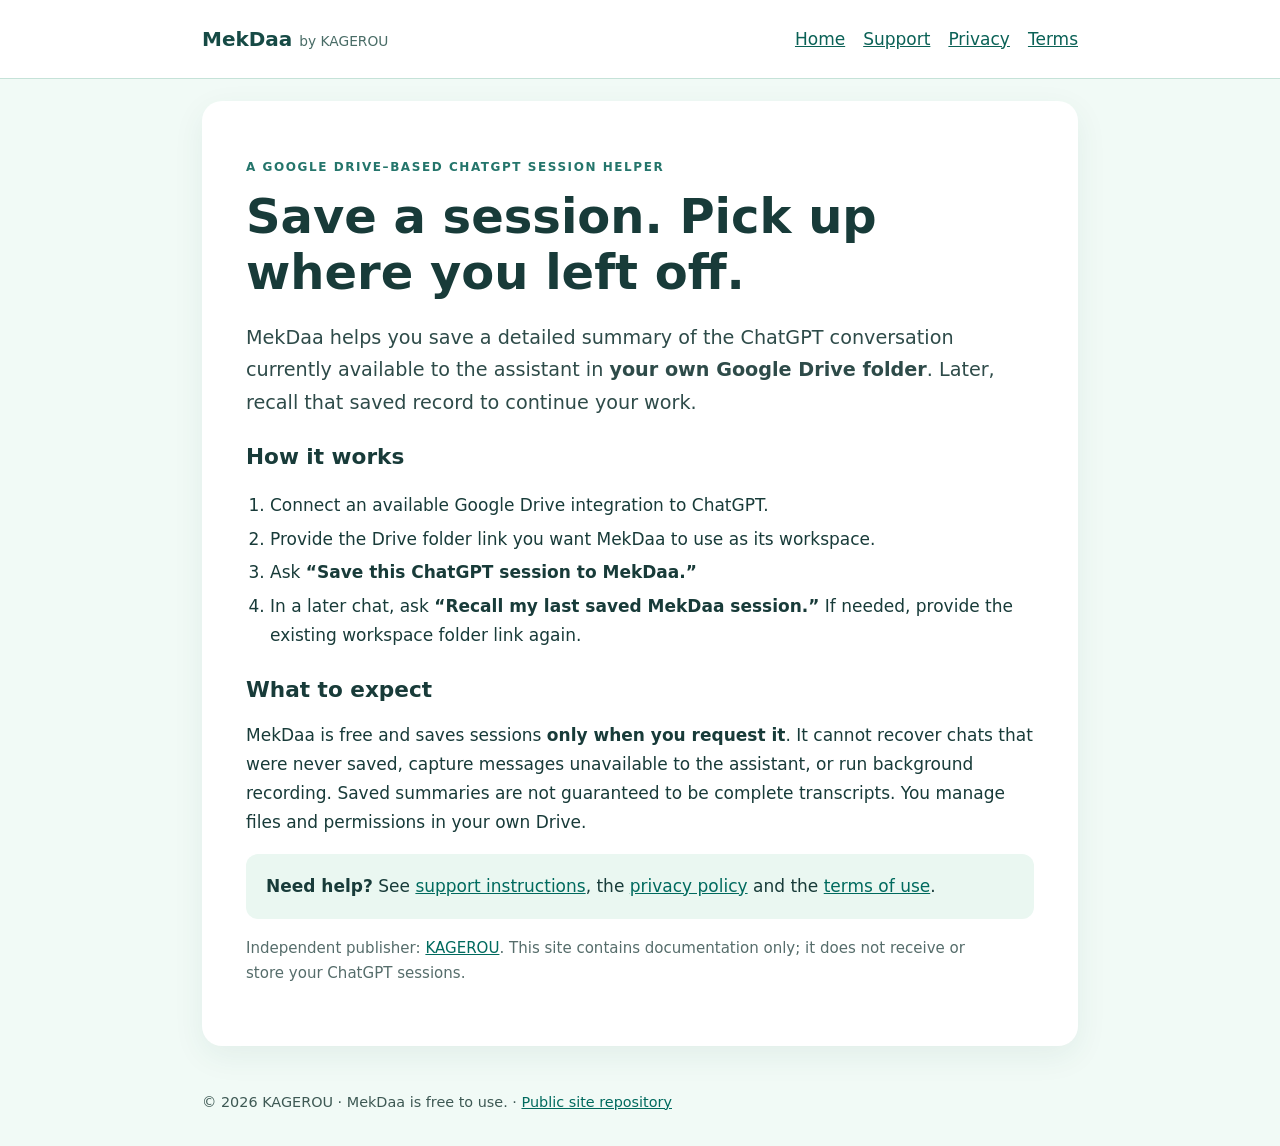
<file: index.html>
<!doctype html>
<html lang="en">
<head>
  <meta charset="utf-8">
  <meta name="viewport" content="width=device-width, initial-scale=1">
  <meta name="color-scheme" content="light">
  <meta name="description" content="MekDaa: save and recall ChatGPT session summaries in your own Google Drive workspace.">
  <title>Home · MekDaa</title>
  <link rel="icon" type="image/png" href="assets/mekdaa-icon.png">
  <link rel="stylesheet" href="style.css">
</head>
<body>
  <a class="skip" href="#content">Skip to content</a>
  <header class="site-header">
    <div class="header-inner">
      <a class="brand" href="index.html">MekDaa <span>by KAGEROU</span></a>
      <nav aria-label="Main navigation">
        <a href="index.html">Home</a>
        <a href="support.html">Support</a>
        <a href="privacy.html">Privacy</a>
        <a href="terms.html">Terms</a>
      </nav>
    </div>
  </header>
  <main id="content" class="content">
    <article><p class="eyebrow">A Google Drive–based ChatGPT session helper</p>
<h1>Save a session. Pick up where you left off.</h1>
<p class="lede">MekDaa helps you save a detailed summary of the ChatGPT conversation currently available to the assistant in <strong>your own Google Drive folder</strong>. Later, recall that saved record to continue your work.</p>
<section aria-labelledby="how">
  <h2 id="how">How it works</h2>
  <ol>
    <li>Connect an available Google Drive integration to ChatGPT.</li>
    <li>Provide the Drive folder link you want MekDaa to use as its workspace.</li>
    <li>Ask <strong>“Save this ChatGPT session to MekDaa.”</strong></li>
    <li>In a later chat, ask <strong>“Recall my last saved MekDaa session.”</strong> If needed, provide the existing workspace folder link again.</li>
  </ol>
</section>
<section aria-labelledby="limits">
  <h2 id="limits">What to expect</h2>
  <p>MekDaa is free and saves sessions <strong>only when you request it</strong>. It cannot recover chats that were never saved, capture messages unavailable to the assistant, or run background recording. Saved summaries are not guaranteed to be complete transcripts. You manage files and permissions in your own Drive.</p>
</section>
<p class="panel"><strong>Need help?</strong> See <a href="support.html">support instructions</a>, the <a href="privacy.html">privacy policy</a> and the <a href="terms.html">terms of use</a>.</p>
<p class="muted">Independent publisher: <a href="https://github.com/KAGEROU1107">KAGEROU</a>. This site contains documentation only; it does not receive or store your ChatGPT sessions.</p></article>
  </main>
  <footer class="site-footer">© 2026 KAGEROU · MekDaa is free to use. · <a href="https://github.com/KAGEROU1107/MekDaaPublicRelease">Public site repository</a></footer>
</body>
</html>
</file>
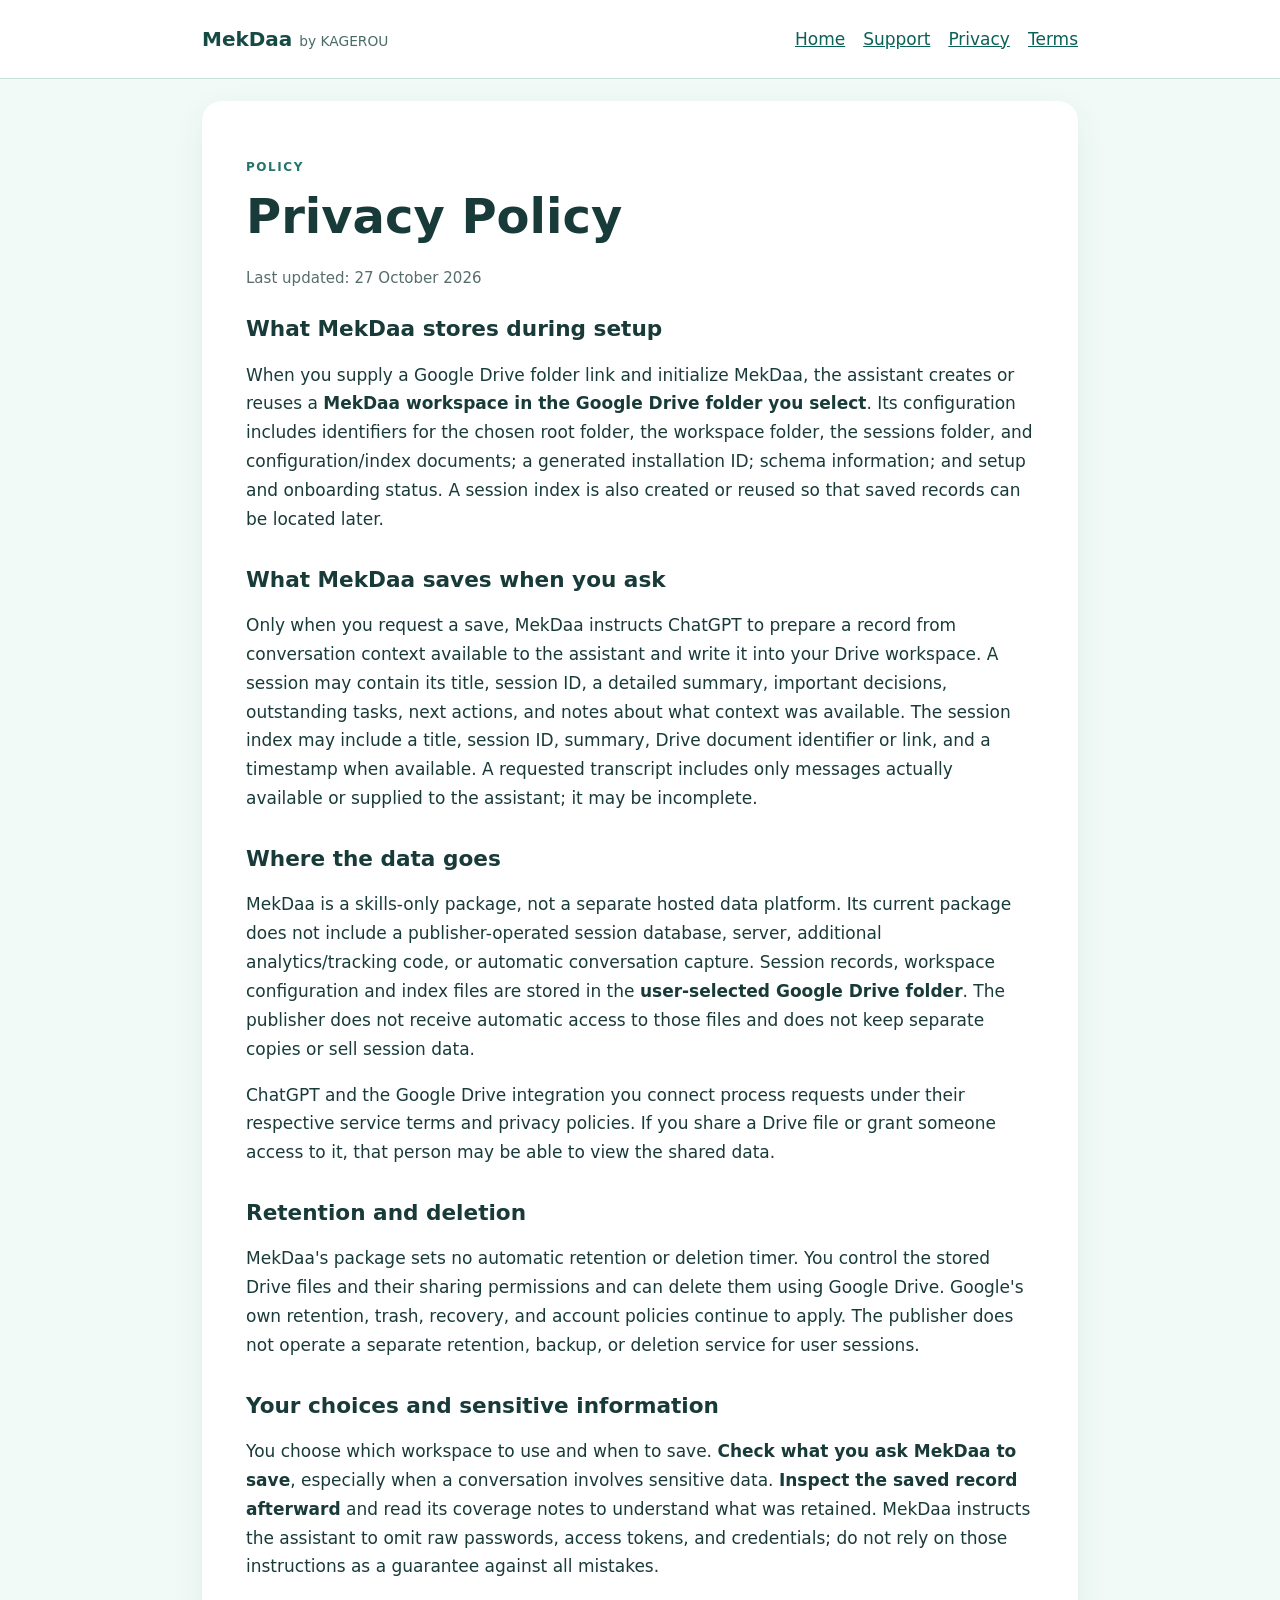
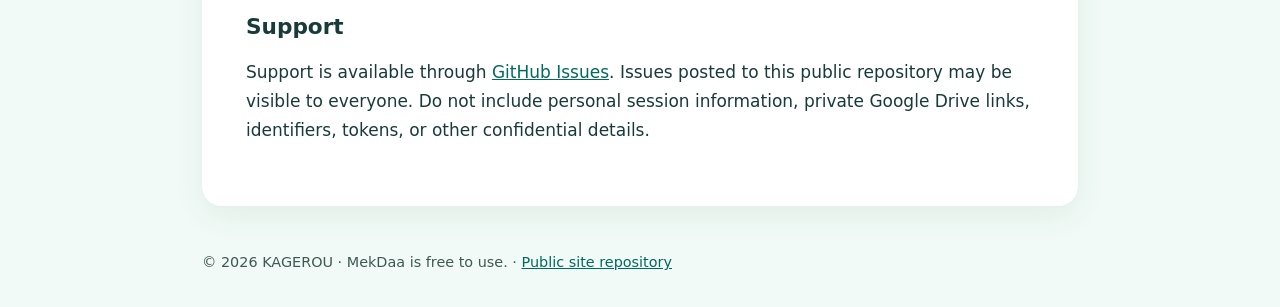
<file: privacy.html>
<!doctype html>
<html lang="en">
<head>
  <meta charset="utf-8">
  <meta name="viewport" content="width=device-width, initial-scale=1">
  <meta name="color-scheme" content="light">
  <meta name="description" content="MekDaa: save and recall ChatGPT session summaries in your own Google Drive workspace.">
  <title>Privacy · MekDaa</title>
  <link rel="icon" type="image/png" href="assets/mekdaa-icon.png">
  <link rel="stylesheet" href="style.css">
</head>
<body>
  <a class="skip" href="#content">Skip to content</a>
  <header class="site-header">
    <div class="header-inner">
      <a class="brand" href="index.html">MekDaa <span>by KAGEROU</span></a>
      <nav aria-label="Main navigation">
        <a href="index.html">Home</a>
        <a href="support.html">Support</a>
        <a href="privacy.html">Privacy</a>
        <a href="terms.html">Terms</a>
      </nav>
    </div>
  </header>
  <main id="content" class="content">
    <article><p class="eyebrow">Policy</p>
<h1>Privacy Policy</h1>
<p class="muted">Last updated: 27 October 2026</p>
<h2>What MekDaa stores during setup</h2>
<p>When you supply a Google Drive folder link and initialize MekDaa, the assistant creates or reuses a <strong>MekDaa workspace in the Google Drive folder you select</strong>. Its configuration includes identifiers for the chosen root folder, the workspace folder, the sessions folder, and configuration/index documents; a generated installation ID; schema information; and setup and onboarding status. A session index is also created or reused so that saved records can be located later.</p>
<h2>What MekDaa saves when you ask</h2>
<p>Only when you request a save, MekDaa instructs ChatGPT to prepare a record from conversation context available to the assistant and write it into your Drive workspace. A session may contain its title, session ID, a detailed summary, important decisions, outstanding tasks, next actions, and notes about what context was available. The session index may include a title, session ID, summary, Drive document identifier or link, and a timestamp when available. A requested transcript includes only messages actually available or supplied to the assistant; it may be incomplete.</p>
<h2>Where the data goes</h2>
<p>MekDaa is a skills-only package, not a separate hosted data platform. Its current package does not include a publisher-operated session database, server, additional analytics/tracking code, or automatic conversation capture. Session records, workspace configuration and index files are stored in the <strong>user-selected Google Drive folder</strong>. The publisher does not receive automatic access to those files and does not keep separate copies or sell session data.</p>
<p>ChatGPT and the Google Drive integration you connect process requests under their respective service terms and privacy policies. If you share a Drive file or grant someone access to it, that person may be able to view the shared data.</p>
<h2>Retention and deletion</h2>
<p>MekDaa's package sets no automatic retention or deletion timer. You control the stored Drive files and their sharing permissions and can delete them using Google Drive. Google's own retention, trash, recovery, and account policies continue to apply. The publisher does not operate a separate retention, backup, or deletion service for user sessions.</p>
<h2>Your choices and sensitive information</h2>
<p>You choose which workspace to use and when to save. <strong>Check what you ask MekDaa to save</strong>, especially when a conversation involves sensitive data. <strong>Inspect the saved record afterward</strong> and read its coverage notes to understand what was retained. MekDaa instructs the assistant to omit raw passwords, access tokens, and credentials; do not rely on those instructions as a guarantee against all mistakes.</p>
<h2>Support</h2>
<p>Support is available through <a href="support.html">GitHub Issues</a>. Issues posted to this public repository may be visible to everyone. Do not include personal session information, private Google Drive links, identifiers, tokens, or other confidential details.</p>
</article>
  </main>
  <footer class="site-footer">© 2026 KAGEROU · MekDaa is free to use. · <a href="https://github.com/KAGEROU1107/MekDaaPublicRelease">Public site repository</a></footer>
</body>
</html>
</file>
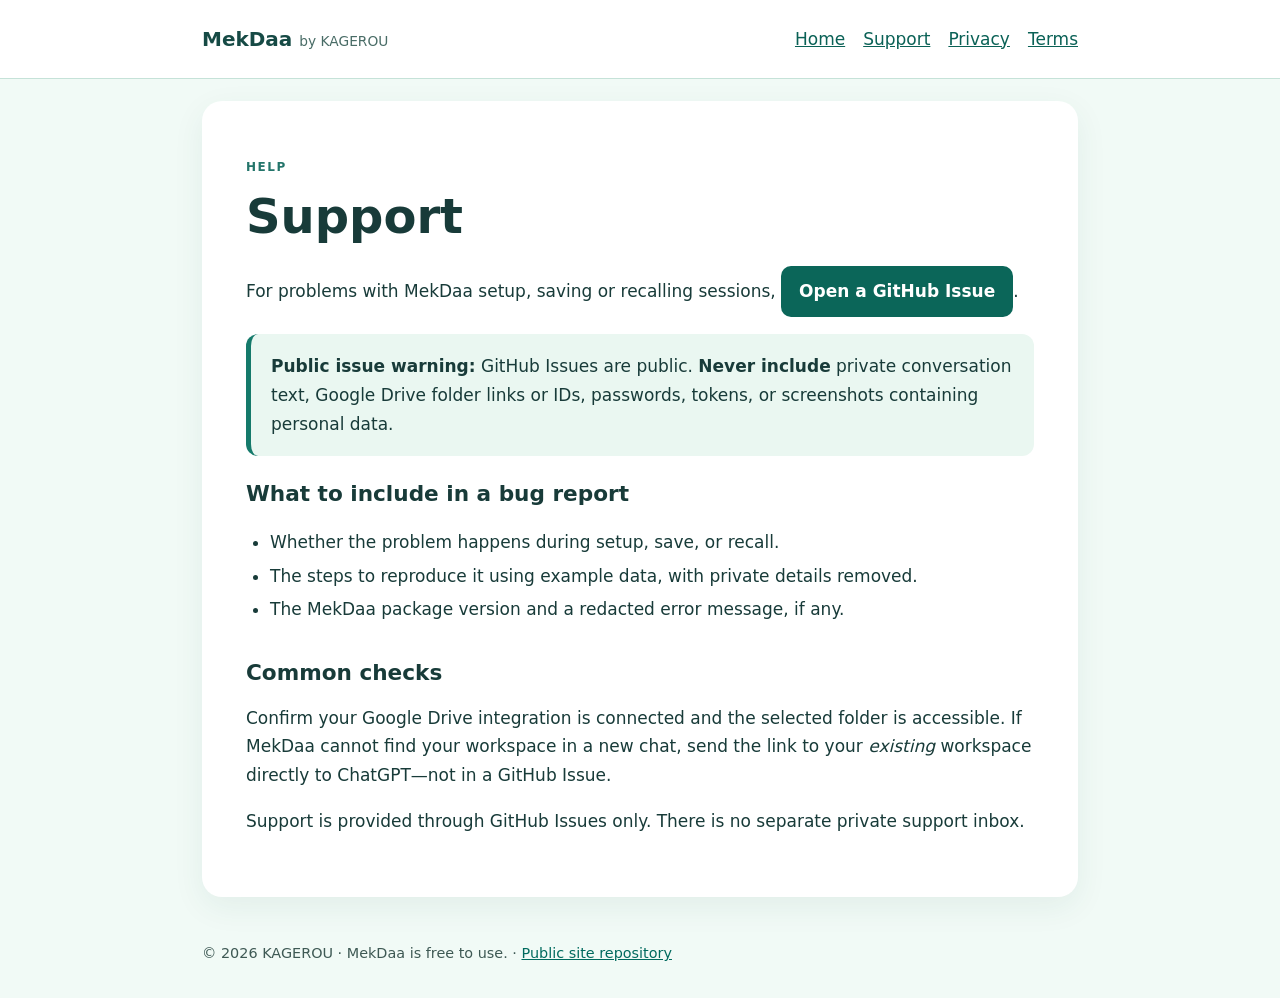
<file: support.html>
<!doctype html>
<html lang="en">
<head>
  <meta charset="utf-8">
  <meta name="viewport" content="width=device-width, initial-scale=1">
  <meta name="color-scheme" content="light">
  <meta name="description" content="MekDaa: save and recall ChatGPT session summaries in your own Google Drive workspace.">
  <title>Support · MekDaa</title>
  <link rel="icon" type="image/png" href="assets/mekdaa-icon.png">
  <link rel="stylesheet" href="style.css">
</head>
<body>
  <a class="skip" href="#content">Skip to content</a>
  <header class="site-header">
    <div class="header-inner">
      <a class="brand" href="index.html">MekDaa <span>by KAGEROU</span></a>
      <nav aria-label="Main navigation">
        <a href="index.html">Home</a>
        <a href="support.html">Support</a>
        <a href="privacy.html">Privacy</a>
        <a href="terms.html">Terms</a>
      </nav>
    </div>
  </header>
  <main id="content" class="content">
    <article><p class="eyebrow">Help</p>
<h1>Support</h1>
<p>For problems with MekDaa setup, saving or recalling sessions, <a class="button" href="https://github.com/KAGEROU1107/MekDaaPublicRelease/issues/new">Open a GitHub Issue</a>.</p>
<div class="notice"><strong>Public issue warning:</strong> GitHub Issues are public. <strong>Never include</strong> private conversation text, Google Drive folder links or IDs, passwords, tokens, or screenshots containing personal data.</div>
<h2>What to include in a bug report</h2>
<ul>
  <li>Whether the problem happens during setup, save, or recall.</li>
  <li>The steps to reproduce it using example data, with private details removed.</li>
  <li>The MekDaa package version and a redacted error message, if any.</li>
</ul>
<h2>Common checks</h2>
<p>Confirm your Google Drive integration is connected and the selected folder is accessible. If MekDaa cannot find your workspace in a new chat, send the link to your <em>existing</em> workspace directly to ChatGPT—not in a GitHub Issue.</p>
<p>Support is provided through GitHub Issues only. There is no separate private support inbox.</p>
</article>
  </main>
  <footer class="site-footer">© 2026 KAGEROU · MekDaa is free to use. · <a href="https://github.com/KAGEROU1107/MekDaaPublicRelease">Public site repository</a></footer>
</body>
</html>
</file>
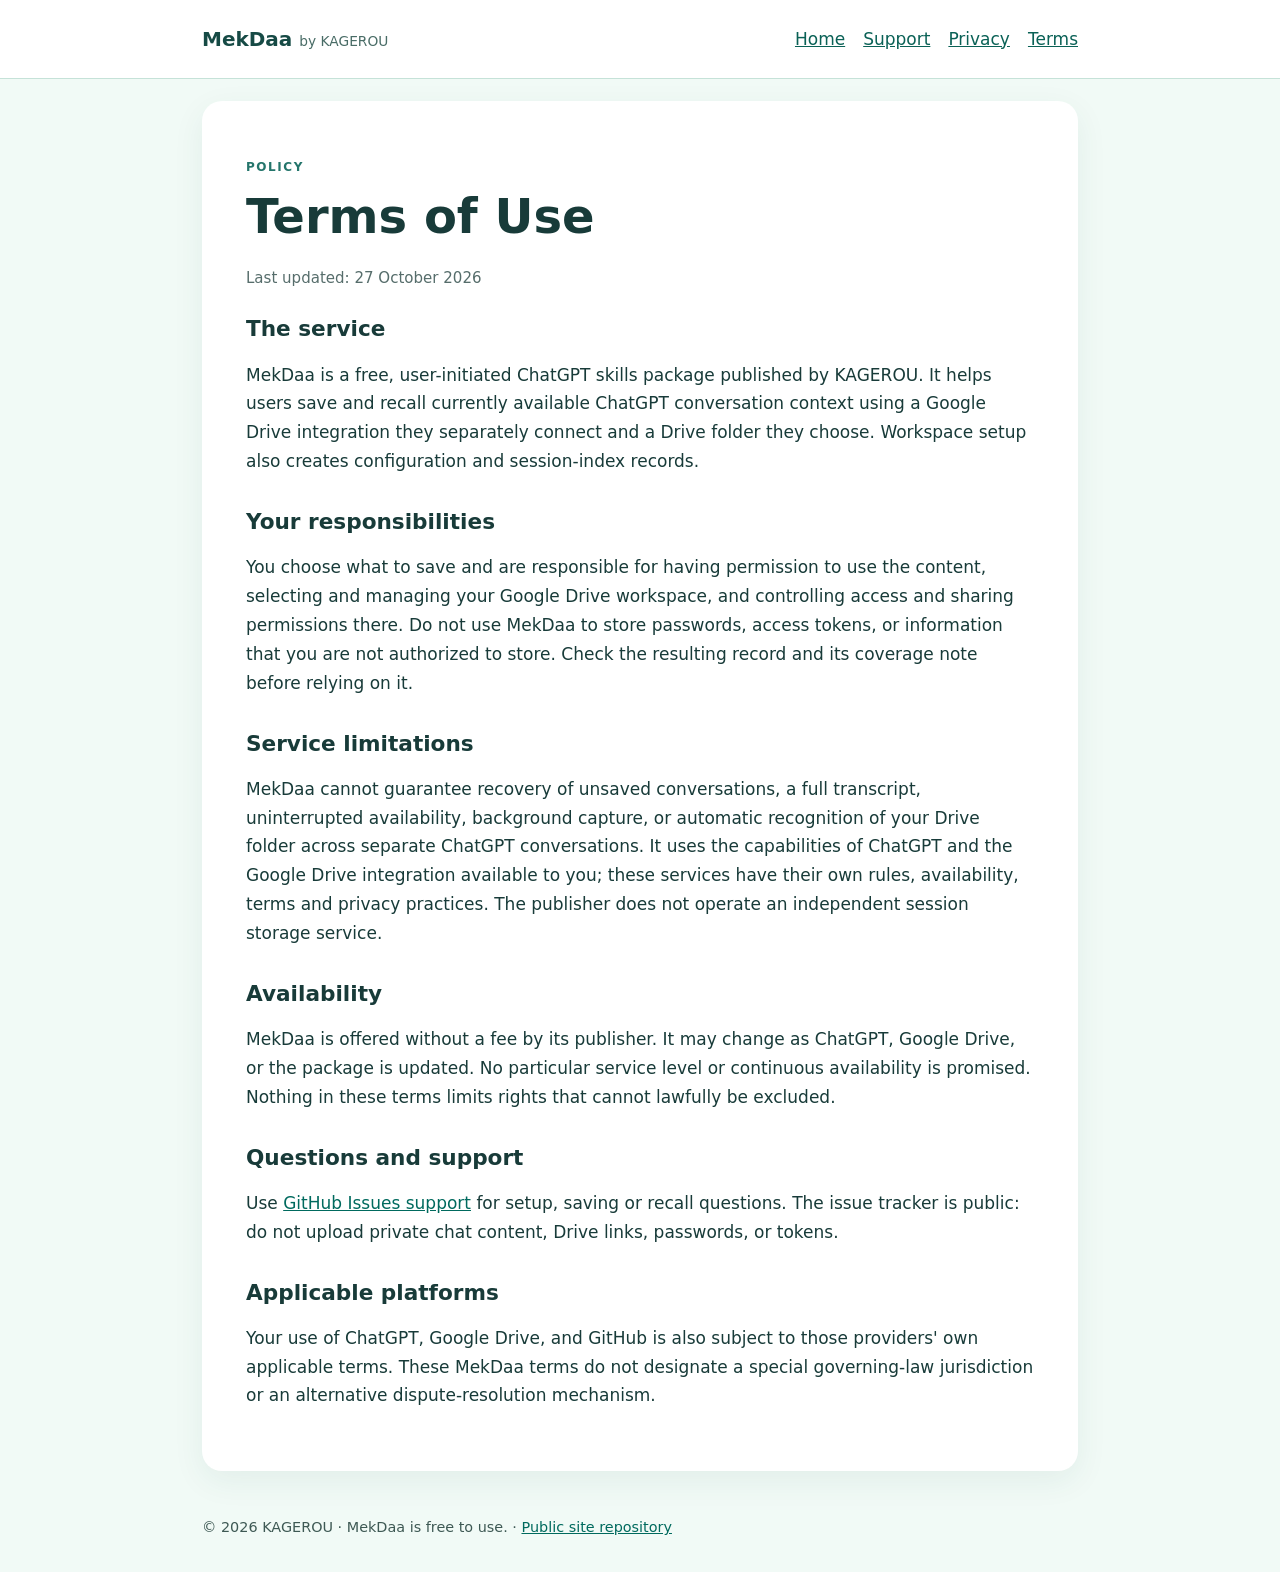
<file: terms.html>
<!doctype html>
<html lang="en">
<head>
  <meta charset="utf-8">
  <meta name="viewport" content="width=device-width, initial-scale=1">
  <meta name="color-scheme" content="light">
  <meta name="description" content="MekDaa: save and recall ChatGPT session summaries in your own Google Drive workspace.">
  <title>Terms · MekDaa</title>
  <link rel="icon" type="image/png" href="assets/mekdaa-icon.png">
  <link rel="stylesheet" href="style.css">
</head>
<body>
  <a class="skip" href="#content">Skip to content</a>
  <header class="site-header">
    <div class="header-inner">
      <a class="brand" href="index.html">MekDaa <span>by KAGEROU</span></a>
      <nav aria-label="Main navigation">
        <a href="index.html">Home</a>
        <a href="support.html">Support</a>
        <a href="privacy.html">Privacy</a>
        <a href="terms.html">Terms</a>
      </nav>
    </div>
  </header>
  <main id="content" class="content">
    <article><p class="eyebrow">Policy</p>
<h1>Terms of Use</h1>
<p class="muted">Last updated: 27 October 2026</p>
<h2>The service</h2>
<p>MekDaa is a free, user-initiated ChatGPT skills package published by KAGEROU. It helps users save and recall currently available ChatGPT conversation context using a Google Drive integration they separately connect and a Drive folder they choose. Workspace setup also creates configuration and session-index records.</p>
<h2>Your responsibilities</h2>
<p>You choose what to save and are responsible for having permission to use the content, selecting and managing your Google Drive workspace, and controlling access and sharing permissions there. Do not use MekDaa to store passwords, access tokens, or information that you are not authorized to store. Check the resulting record and its coverage note before relying on it.</p>
<h2>Service limitations</h2>
<p>MekDaa cannot guarantee recovery of unsaved conversations, a full transcript, uninterrupted availability, background capture, or automatic recognition of your Drive folder across separate ChatGPT conversations. It uses the capabilities of ChatGPT and the Google Drive integration available to you; these services have their own rules, availability, terms and privacy practices. The publisher does not operate an independent session storage service.</p>
<h2>Availability</h2>
<p>MekDaa is offered without a fee by its publisher. It may change as ChatGPT, Google Drive, or the package is updated. No particular service level or continuous availability is promised. Nothing in these terms limits rights that cannot lawfully be excluded.</p>
<h2>Questions and support</h2>
<p>Use <a href="support.html">GitHub Issues support</a> for setup, saving or recall questions. The issue tracker is public: do not upload private chat content, Drive links, passwords, or tokens.</p>
<h2>Applicable platforms</h2>
<p>Your use of ChatGPT, Google Drive, and GitHub is also subject to those providers' own applicable terms. These MekDaa terms do not designate a special governing-law jurisdiction or an alternative dispute-resolution mechanism.</p>
</article>
  </main>
  <footer class="site-footer">© 2026 KAGEROU · MekDaa is free to use. · <a href="https://github.com/KAGEROU1107/MekDaaPublicRelease">Public site repository</a></footer>
</body>
</html>
</file>
<file: style.css>
*{box-sizing:border-box}html{scroll-behavior:smooth}body{margin:0;font:17px/1.7 system-ui,-apple-system,BlinkMacSystemFont,"Segoe UI",sans-serif;background:#f1faf6;color:#183b39}.site-header{background:#fff;border-bottom:1px solid #c5e2d8}.header-inner,.content,.site-footer{max-width:920px;margin:0 auto;padding:22px 22px}.header-inner{display:flex;align-items:center;justify-content:space-between;gap:18px;flex-wrap:wrap}.brand{font-size:1.25rem;font-weight:750;text-decoration:none;color:#164a45}.brand span{font-weight:400;color:#496c66;font-size:.86rem}nav{display:flex;gap:18px;flex-wrap:wrap}nav a{color:#0a6156}nav a:focus-visible,a:focus-visible{outline:3px solid #07584e;outline-offset:4px}article{border-radius:20px;background:#fff;padding:clamp(24px,5vw,44px);box-shadow:0 10px 32px #1b544312}h1{font-size:clamp(2rem,4.5vw,3rem);line-height:1.16;margin:.35rem 0 1.3rem}h2{font-size:1.35rem;line-height:1.3;margin:2rem 0 .6rem}h2:first-of-type{margin-top:1.5rem}p,li{max-width:78ch}li{padding:.15rem 0}ol,ul{padding-left:1.5rem}a{color:#006a5e}a:hover{text-decoration-thickness:2px}.lede{font-size:1.2rem;color:#2e4b49}.eyebrow{text-transform:uppercase;letter-spacing:.13em;color:#24756b;font-size:.75rem;font-weight:800}.muted{color:#566d6b;font-size:.94rem}.panel,.notice{background:#eaf7f1;padding:18px 20px;border-radius:12px}.notice{border-left:5px solid #157a6b}.button{display:inline-block;background:#0b6659;color:white;padding:11px 18px;border-radius:10px;text-decoration:none;font-weight:700}.button:hover{background:#085149}.site-footer{font-size:.9rem;color:#3e5954;padding-bottom:32px}.skip{position:absolute;top:-80px;left:20px;background:white;padding:8px;z-index:2}.skip:focus{top:8px}@media(max-width:560px){.header-inner{display:block}nav{margin-top:12px;gap:12px}.content{padding:15px}}
</file>
